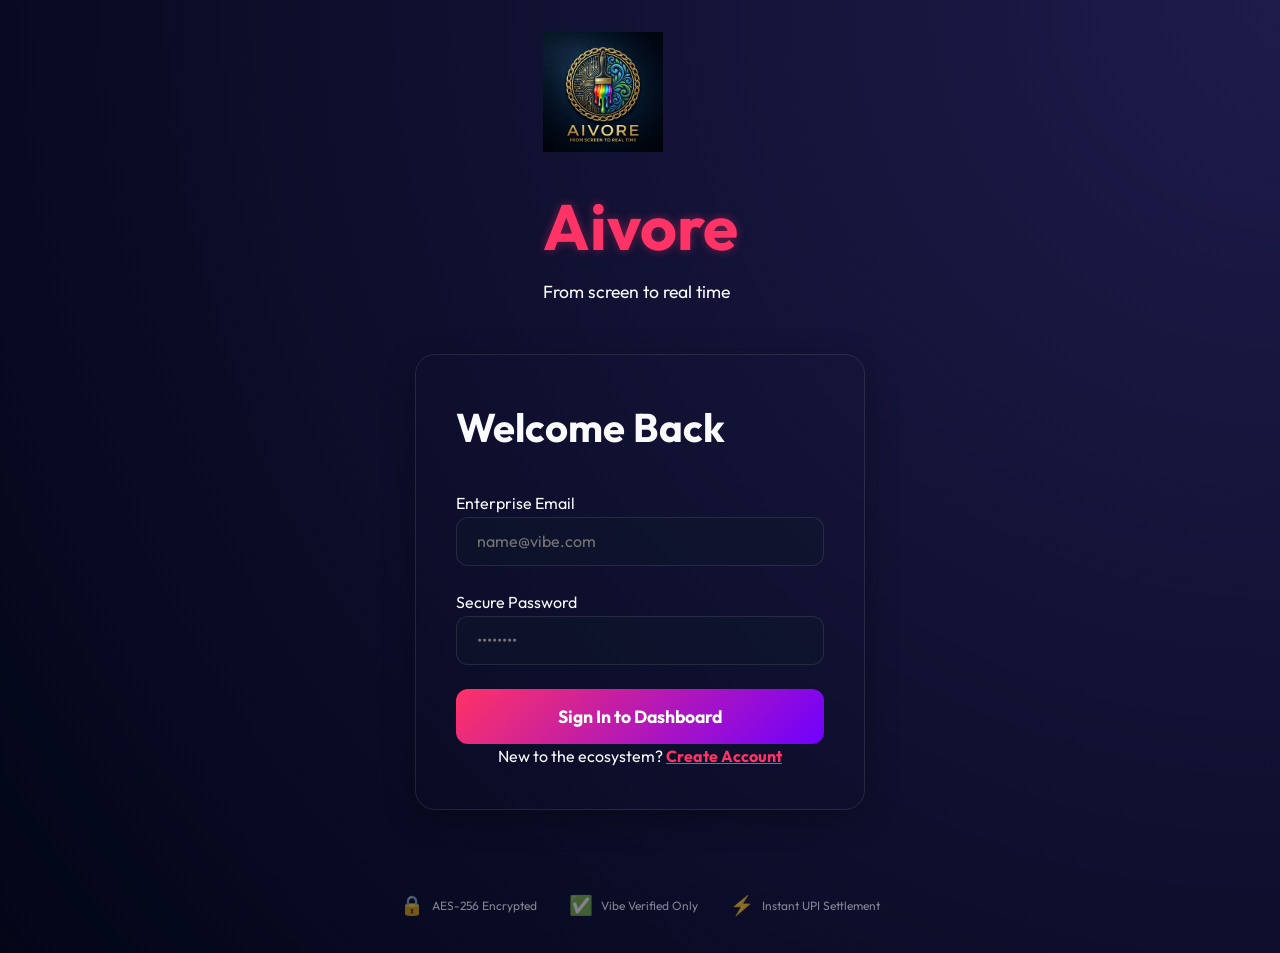
<file: frontend/index.html>
<!DOCTYPE html>
<html lang="en">
<head>
    <meta charset="UTF-8">
    <meta name="viewport" content="width=device-width, initial-scale=1.0">
    <title>Aivore - From screen to real time</title>
    <link rel="stylesheet" href="css/style.css">
</head>
<body>
    <div class="center-wrapper" style="flex-direction: column; gap: 3rem;">
        <div class="text-center" style="max-width: 800px;">
            <img src="assets/logo.png" alt="Aivore Logo" style="height: 120px; margin-bottom: 2rem;">
            <h1 class="neon-text-primary" style="margin-bottom: 1rem; line-height: 1.1;">Aivore</h1>
            <p style="font-size: 1.1rem; max-width: 600px; margin: 0 auto; line-height: 1.6;">
                From screen to real time
            </p>
        </div>

        <div class="glass-panel auth-box" style="padding: 2.5rem; width: 100%; max-width: 450px;">
            <div id="login-form">
                <h2 style="margin-bottom: 2rem;">Welcome Back</h2>
                <div class="form-group">
                    <label>Enterprise Email</label>
                    <input type="email" id="login-email" placeholder="name@vibe.com">
                </div>
                <div class="form-group">
                    <label>Secure Password</label>
                    <input type="password" id="login-password" placeholder="••••••••">
                </div>
                <button class="btn btn-primary" style="width: 100%; justify-content: center; padding: 1rem; font-size: 1.1rem;" onclick="handleLogin()">Sign In to Dashboard</button>
                <div class="mt-2" style="text-align: center;">
                    <p style="color:var(--text-dim);">New to the ecosystem? <a href="#" style="color:var(--primary); font-weight: 700;" onclick="toggleAuth()">Create Account</a></p>
                </div>
            </div>

            <div id="signup-form" class="hidden">
                <h2 style="margin-bottom: 2rem;">Join the Network</h2>
                <div class="form-group">
                    <label>Enterprise Email</label>
                    <input type="email" id="signup-email" placeholder="name@vibe.com">
                </div>
                <div class="form-group">
                    <label>Secure Password</label>
                    <input type="password" id="signup-password" placeholder="••••••••">
                </div>
                <div class="form-group">
                    <label>Select Identity</label>
                    <select id="signup-role" style="padding: 1rem;">
                        <option value="customer">Vibe Customer (Buyer)</option>
                        <option value="seller">Vibe Curator (Seller)</option>
                    </select>
                </div>
                <button class="btn btn-primary" style="width: 100%; justify-content: center; padding: 1rem; font-size: 1.1rem;" onclick="handleSignup()">Apply for Access</button>
                <div class="mt-2" style="text-align: center;">
                    <p style="color:var(--text-dim);">Part of the network already? <a href="#" style="color:var(--primary); font-weight: 700;" onclick="toggleAuth()">Sign In</a></p>
                </div>
            </div>
        </div>

        <div class="d-flex" style="gap: 2rem; opacity: 0.5; margin-top: 2rem; flex-wrap: wrap; justify-content: center;">
            <div class="d-flex" style="gap: 0.5rem; align-items: center;">
                <span style="font-size: 1.2rem;">🔒</span>
                <span style="font-size: 0.75rem;">AES-256 Encrypted</span>
            </div>
            <div class="d-flex" style="gap: 0.5rem; align-items: center;">
                <span style="font-size: 1.2rem;">✅</span>
                <span style="font-size: 0.75rem;">Vibe Verified Only</span>
            </div>
            <div class="d-flex" style="gap: 0.5rem; align-items: center;">
                <span style="font-size: 1.2rem;">⚡</span>
                <span style="font-size: 0.75rem;">Instant UPI Settlement</span>
            </div>
        </div>
    </div>
    
    <script src="js/api.js"></script>
    <script src="js/auth.js"></script>
</body>
</html>
</file>
<file: frontend/css/style.css>
@import url('https://fonts.googleapis.com/css2?family=Outfit:wght@300;400;600;800&display=swap');

:root {
    --primary: #ff3366;
    --primary-glow: rgba(255, 51, 102, 0.4);
    --secondary: #7000ff;
    --secondary-glow: rgba(112, 0, 255, 0.3);
    --accent-blue: #00d2ff;
    --accent-green: #00ff88;
    --bg-dark: #0f172a;
    --bg-darker: #020617;
    --card-bg: rgba(30, 41, 59, 0.5);
    --glass-border: rgba(255, 255, 255, 0.1);
    --text-main: #f8fafc;
    --text-muted: #94a3b8;
    --success: #10b981;
    --warning: #f59e0b;
    --danger: #ef4444;
    
    /* Responsive Spacing & Type */
    --container-padding: clamp(1rem, 5vw, 2rem);
    --h1-size: clamp(2.5rem, 8vw, 4rem);
    --h2-size: clamp(1.75rem, 5vw, 2.5rem);
    --body-size: clamp(0.9rem, 2vw, 1rem);
}

* {
    margin: 0;
    padding: 0;
    box-shadow: none;
    box-sizing: border-box;
    font-family: 'Outfit', 'Inter', -apple-system, sans-serif;
}

body {
    background: radial-gradient(circle at top right, #1e1b4b, var(--bg-darker));
    color: var(--text-main);
    line-height: 1.6;
    min-height: 100vh;
    display: flex;
    flex-direction: column;
    overflow-x: hidden;
    font-size: var(--body-size);
}

/* --- Layout Components (Mobile-First) --- */
.container {
    width: 100%;
    max-width: 1400px;
    margin: 0 auto;
    padding: var(--container-padding);
}

.center-wrapper {
    display: flex;
    flex-direction: column;
    justify-content: center;
    align-items: center;
    min-height: 80vh;
    padding: var(--container-padding);
}

.glass-panel {
    background: var(--glass-bg);
    backdrop-filter: var(--glass-blur);
    -webkit-backdrop-filter: var(--glass-blur);
    border: 1px solid var(--glass-border);
    border-radius: 20px;
    padding: clamp(1.25rem, 4vw, 2.5rem);
    box-shadow: 0 8px 32px 0 rgba(0, 0, 0, 0.3);
}

/* --- Responsive Navbar --- */
.navbar {
    position: sticky;
    top: 0;
    z-index: 1000;
    background: rgba(15, 23, 42, 0.8);
    backdrop-filter: var(--glass-blur);
    border-bottom: 1px solid var(--glass-border);
}

.navbar .container {
    display: flex;
    justify-content: space-between;
    align-items: center;
    padding-top: 0.75rem;
    padding-bottom: 0.75rem;
}

.nav-links {
    display: none; /* Hidden on mobile */
    position: absolute;
    top: 100%;
    left: 0;
    width: 100%;
    background: var(--bg-darker);
    flex-direction: column;
    padding: 2rem;
    gap: 1.5rem;
    border-bottom: 1px solid var(--glass-border);
    animation: slideDown 0.3s ease-out;
}

.nav-links.active {
    display: flex;
}

.nav-toggle {
    display: block;
    background: none;
    border: none;
    color: white;
    font-size: 1.5rem;
    cursor: pointer;
    min-height: 44px;
    min-width: 44px;
}

@media (min-width: 768px) {
    .nav-toggle { display: none; }
    .nav-links {
        display: flex;
        position: static;
        background: transparent;
        flex-direction: row;
        padding: 0;
        width: auto;
        border: none;
    }
}

/* --- Responsive Grid --- */
.grid {
    display: grid;
    grid-template-columns: repeat(auto-fit, minmax(min(100%, 280px), 1fr));
    gap: clamp(1rem, 3vw, 2rem);
    margin-top: 2rem;
}

/* --- Responsive Typo --- */
h1 { font-size: var(--h1-size); }
h2 { font-size: var(--h2-size); }
h3 { font-size: clamp(1.1rem, 3vw, 1.5rem); }

.neon-text-primary { color: var(--primary); text-shadow: 0 0 10px var(--primary-glow); }
.neon-text-secondary { color: var(--secondary); text-shadow: 0 0 10px var(--secondary-glow); }

/* --- Forms & Buttons --- */
.form-group { margin-bottom: 1.5rem; }
input, select, textarea {
    width: 100%;
    padding: 0.85rem 1.25rem;
    background: rgba(15, 23, 42, 0.5);
    border: 1px solid var(--glass-border);
    border-radius: 12px;
    color: var(--text-main);
    font-size: 1rem;
    min-height: 44px;
}

.btn {
    min-height: 44px;
    padding: 0.75rem 1.5rem;
    border-radius: 12px;
    font-weight: 700;
    cursor: pointer;
    display: inline-flex;
    align-items: center;
    justify-content: center;
    gap: 0.5rem;
    transition: all 0.3s ease;
    border: none;
    font-size: 0.95rem;
}

.btn-primary { background: linear-gradient(135deg, var(--primary), var(--secondary)); color: white; }
.btn-outline { background: transparent; border: 1px solid var(--primary); color: var(--primary); }

/* --- Cards & Badges --- */
.card {
    transition: all 0.4s cubic-bezier(0.175, 0.885, 0.32, 1.275);
    cursor: pointer;
    display: flex;
    flex-direction: column;
}

.card-img {
    width: 100%;
    aspect-ratio: 16/10;
    object-fit: cover;
    border-radius: 15px;
    margin-bottom: 1rem;
}

.badge {
    padding: 0.3rem 0.8rem;
    border-radius: 20px;
    font-size: 0.75rem;
    font-weight: 600;
}

/* --- Seller Dashboard Split-Layout --- */
.seller-layout {
    display: grid;
    grid-template-columns: 1fr;
    gap: 2rem;
}

@media (min-width: 1024px) {
    .seller-layout {
        grid-template-columns: 350px 1fr;
        gap: 4rem;
    }
    .seller-sidebar {
        position: sticky;
        top: 100px;
        height: min-content;
    }
}

/* --- Modal Responsiveness --- */
.modal-overlay {
    position: fixed;
    inset: 0;
    background: rgba(15, 23, 42, 0.9);
    backdrop-filter: blur(8px);
    display: flex;
    justify-content: center;
    align-items: center;
    z-index: 2000;
    padding: 1rem;
    opacity: 0;
    visibility: hidden;
    transition: all 0.3s ease;
}

.modal-overlay.active { opacity: 1; visibility: visible; }

.modal-content {
    background: var(--bg-darker);
    border: 1px solid var(--glass-border);
    border-radius: 24px;
    padding: clamp(1.5rem, 5vw, 3rem);
    width: 100%;
    max-width: 1000px;
    max-height: 90vh;
    overflow-y: auto;
    position: relative;
    transform: scale(0.95);
}

.modal-overlay.active .modal-content { transform: scale(1); }

.modal-grid {
    display: grid;
    grid-template-columns: 1fr;
    gap: 2rem;
}

@media (min-width: 768px) {
    .modal-grid { grid-template-columns: 1fr 1.2fr; }
}

/* --- Timeline Responsive --- */
.order-timeline {
    display: flex;
    justify-content: space-between;
    margin: 1.5rem 0;
    position: relative;
    padding: 0.5rem 0;
}

/* --- Chat Widget Mobile --- */
.chat-widget {
    position: fixed;
    bottom: 1rem;
    right: 1rem;
    z-index: 999;
}

.chat-window {
    width: calc(100vw - 2rem);
    max-width: 380px;
}

/* --- Utilities --- */
.hidden { display: none !important; }
.d-flex { display: flex; gap: 1rem; }
.justify-between { justify-content: space-between; }
.align-center { align-items: center; }

/* --- Animations --- */
@keyframes slideDown {
    from { transform: translateY(-10px); opacity: 0; }
    to { transform: translateY(0); opacity: 1; }
}

@keyframes scaleUp {
    from { transform: scale(0.95); opacity: 0; }
    to { transform: scale(1); opacity: 1; }
}

.toast {
    position: fixed;
    bottom: 2rem;
    left: 50%;
    transform: translateX(-50%);
    padding: 1rem 2rem;
    border-radius: 50px;
    background: var(--bg-darker);
    border: 1px solid var(--glass-border);
    z-index: 3000;
    animation: slideUp 0.3s ease-out;
}

@keyframes slideUp {
    from { transform: translate(-50%, 100%); opacity: 0; }
    to { transform: translate(-50%, 0); opacity: 1; }
}/* --- Animations & Skeletons --- */
@keyframes shimmer {
    0% { background-position: -468px 0; }
    100% { background-position: 468px 0; }
}

.skeleton {
    background: var(--skeleton-bg);
    background-image: linear-gradient(to right, var(--skeleton-bg) 0%, rgba(255,255,255,0.1) 20%, var(--skeleton-bg) 40%, var(--skeleton-bg) 100%);
    background-repeat: no-repeat;
    background-size: 800px 100%;
    display: inline-block;
    position: relative;
    animation: shimmer 1.5s infinite linear;
    border-radius: 12px;
}

.skeleton-card {
    height: 380px;
    width: 100%;
}

.skeleton-text {
    height: 20px;
    width: 80%;
    margin-bottom: 0.5rem;
}

.pulse-badge {
    position: relative;
}

.pulse-badge::after {
    content: '';
    position: absolute;
    inset: 0;
    border-radius: inherit;
    box-shadow: 0 0 0 0 var(--primary);
    animation: pulse-ring 2s infinite;
}

@keyframes pulse-ring {
    0% { box-shadow: 0 0 0 0 rgba(255, 51, 102, 0.7); }
    70% { box-shadow: 0 0 0 10px rgba(255, 51, 102, 0); }
    100% { box-shadow: 0 0 0 0 rgba(255, 51, 102, 0); }
}

.backdrop-blur {
    backdrop-filter: blur(8px) saturate(180%);
    background: rgba(0, 0, 0, 0.4);
}

/* Custom File Upload Styling */
.file-upload-wrapper {
    position: relative;
    border: 2px dashed var(--glass-border);
    border-radius: 16px;
    padding: 2rem;
    text-align: center;
    transition: all 0.3s ease;
    cursor: pointer;
    background: rgba(255,255,255,0.02);
}

.file-upload-wrapper:hover {
    border-color: var(--primary);
    background: rgba(255, 51, 102, 0.05);
}

.file-preview-img {
    max-width: 100%;
    max-height: 200px;
    border-radius: 12px;
    margin-top: 1rem;
    display: none;
    box-shadow: 0 10px 30px rgba(0,0,0,0.5);
}
/* --- Intent Chips --- */
.intent-section {
    margin-bottom: 2.5rem;
    animation: slideDown 0.5s ease-out;
}

.intent-title {
    font-size: 1.1rem;
    font-weight: 600;
    margin-bottom: 1.25rem;
    color: var(--text-main);
    display: flex;
    align-items: center;
    gap: 0.75rem;
}

.intent-chips {
    display: flex;
    gap: 0.75rem;
    overflow-x: auto;
    padding: 0.5rem 0.25rem 1.5rem 0.25rem;
    scrollbar-width: none; /* Firefox */
    -ms-overflow-style: none; /* IE/Edge */
}

.intent-chips::-webkit-scrollbar {
    display: none; /* Chrome/Safari */
}

.chip {
    padding: 0.75rem 1.5rem;
    background: rgba(255, 255, 255, 0.05);
    backdrop-filter: blur(10px);
    border: 1px solid rgba(255, 255, 255, 0.1);
    border-radius: 50px;
    color: var(--text-main);
    font-size: 0.9rem;
    font-weight: 600;
    cursor: pointer;
    white-space: nowrap;
    transition: all 0.3s cubic-bezier(0.4, 0, 0.2, 1);
    display: flex;
    align-items: center;
    gap: 0.5rem;
    user-select: none;
}

.chip:hover {
    background: rgba(255, 255, 255, 0.1);
    transform: translateY(-3px);
    border-color: var(--primary);
    box-shadow: 0 0 20px var(--primary-glow);
}

.chip.active {
    background: var(--primary);
    border-color: var(--primary);
    box-shadow: 0 0 25px var(--primary-glow);
    color: white;
}

.chip-emoji {
    font-size: 1.1rem;
}

.chip-small {
    padding: 0.4rem 1rem;
    font-size: 0.75rem;
    background: rgba(255, 255, 255, 0.05);
}

/* --- Inline Vibe Assistant --- */
.vibe-assistant-panel {
    margin-bottom: 3rem;
    padding: 2.5rem;
    border: 2px solid rgba(112, 0, 255, 0.2);
    box-shadow: 0 0 30px rgba(112, 0, 255, 0.1);
    position: relative;
    overflow: hidden;
    animation: slideInDown 0.6s ease-out;
}

.vibe-assistant-panel::before {
    content: '';
    position: absolute;
    top: -50%;
    left: -50%;
    width: 200%;
    height: 200%;
    background: radial-gradient(circle, rgba(112, 0, 255, 0.05) 0%, transparent 70%);
    pointer-events: none;
}

.assistant-header {
    text-align: center;
    margin-bottom: 2rem;
}

.assistant-input-wrapper {
    display: flex;
    gap: 1rem;
    max-width: 700px;
    margin: 0 auto 1.5rem auto;
}

.assistant-input-wrapper input {
    flex: 1;
    padding: 1.2rem 1.75rem;
    border-radius: 50px;
    background: rgba(0, 0, 0, 0.3);
    border: 1px solid var(--glass-border);
    color: white;
    font-size: 1.1rem;
    transition: all 0.3s ease;
}

.assistant-input-wrapper input:focus {
    border-color: var(--primary);
    box-shadow: 0 0 15px rgba(112, 0, 255, 0.3);
    outline: none;
}

.quick-filters {
    display: flex;
    flex-direction: column;
    align-items: center;
    gap: 1rem;
    margin-bottom: 2rem;
}

.filter-chips {
    display: flex;
    gap: 0.75rem;
    flex-wrap: wrap;
    justify-content: center;
}

.assistant-results-grid {
    display: flex;
    gap: 1.5rem;
    padding: 1rem 0.5rem;
    overflow-x: auto;
    scrollbar-width: thin;
    scrollbar-color: var(--primary) transparent;
}

.assistant-results-grid::-webkit-scrollbar {
    height: 6px;
}

.assistant-results-grid::-webkit-scrollbar-thumb {
    background: var(--primary);
    border-radius: 10px;
}

.assistant-status {
    text-align: center;
    margin-bottom: 1rem;
    font-size: 0.9rem;
    color: var(--primary);
    font-weight: 600;
    min-height: 1.2rem;
}

/* Card Enhancements */
.card {
    transition: transform 0.4s cubic-bezier(0.175, 0.885, 0.32, 1.275), box-shadow 0.4s ease;
}

.card:hover {
    transform: translateY(-8px) scale(1.02);
    box-shadow: 0 15px 40px rgba(0, 0, 0, 0.4), 0 0 20px rgba(0, 210, 255, 0.1);
}

@keyframes slideInDown {
    from { transform: translateY(-30px); opacity: 0; }
    to { transform: translateY(0); opacity: 1; }
}

/* --- AI Recommendations (Detailed) --- */
.recommendation-header {
    font-size: 0.9rem;
    font-weight: 800;
    color: var(--primary);
    text-transform: uppercase;
    letter-spacing: 1px;
    margin: 1.5rem 0 0.75rem 0;
    display: flex;
    align-items: center;
    gap: 0.5rem;
}

.assistant-results-grid .recommendation-card {
    min-width: 300px;
    max-width: 350px;
    background: rgba(255, 255, 255, 0.05);
}

.recommendation-card {
    border: 1px solid var(--glass-border);
    border-radius: 20px;
    padding: 1.25rem;
    display: flex;
    gap: 1.25rem;
    cursor: pointer;
    transition: all 0.3s ease;
    position: relative;
    overflow: hidden;
}

.recommendation-card:hover {
    background: rgba(255, 255, 255, 0.1);
    border-color: var(--primary);
    transform: translateY(-5px);
}

.rec-img {
    width: 110px;
    height: 110px;
    border-radius: 16px;
    object-fit: cover;
}

.rec-info {
    flex: 1;
    display: flex;
    flex-direction: column;
    justify-content: center;
}

.rec-badge {
    position: absolute;
    top: 0;
    right: 0;
    background: var(--primary);
    color: white;
    font-size: 0.65rem;
    font-weight: 800;
    padding: 0.3rem 0.8rem;
    border-bottom-left-radius: 12px;
    text-transform: uppercase;
    box-shadow: -2px 2px 10px rgba(0,0,0,0.3);
}

.tag-container {
    display: flex;
    gap: 0.4rem;
    margin-top: 0.5rem;
    flex-wrap: wrap;
}

.tag-badge {
    font-size: 0.65rem;
    font-weight: 700;
    padding: 0.25rem 0.6rem;
    border-radius: 6px;
    background: rgba(255, 255, 255, 0.08);
    color: var(--text-muted);
}

.tag-badge.vibe-healthy { background: rgba(16, 185, 129, 0.15); color: #10b981; }
.tag-badge.vibe-budget { background: rgba(245, 158, 11, 0.15); color: #f59e0b; }
.tag-badge.vibe-fast { background: rgba(0, 210, 255, 0.15); color: #00d2ff; }
.tag-badge.vibe-premium { background: rgba(112, 0, 255, 0.15); color: #a855f7; }

.micro-suggestion {
    padding: 1rem;
    background: rgba(255, 255, 255, 0.03);
    border-left: 4px solid var(--accent-blue);
    border-radius: 12px;
    margin-top: 1.5rem;
    font-size: 0.85rem;
    color: var(--text-muted);
    font-style: italic;
    animation: fadeIn 0.8s ease;
}

@keyframes fadeIn {
    from { opacity: 0; }
    to { opacity: 1; }
}

/* --- Footer --- */
.aivore-footer {
  margin-top: 60px;
  padding: 40px;
  background: rgba(255,255,255,0.04);
  backdrop-filter: blur(15px);
  border-top: 1px solid rgba(255,255,255,0.08);
  color: #fff;
}

.footer-main {
  display: flex;
  justify-content: space-between;
  align-items: center;
  flex-wrap: wrap;
  max-width: 1200px;
  margin: 0 auto;
}

.footer-brand h2 {
  margin: 0;
  font-size: 1.8rem;
}

.footer-brand p {
  font-size: 14px;
  color: #aaa;
}

.footer-center a {
  color: #bbb;
  text-decoration: none;
  font-weight: 500;
  transition: all 0.3s ease;
}

.footer-center a:hover {
  color: var(--primary);
  text-shadow: 0 0 10px var(--primary-glow);
}

.footer-bottom {
  margin-top: 30px;
  text-align: center;
  font-size: 13px;
  color: #777;
  border-top: 1px solid rgba(255,255,255,0.03);
  padding-top: 20px;
}

@media (max-width: 600px) {
  .footer-main {
    flex-direction: column;
    gap: 20px;
    text-align: center;
  }
}
</file>
